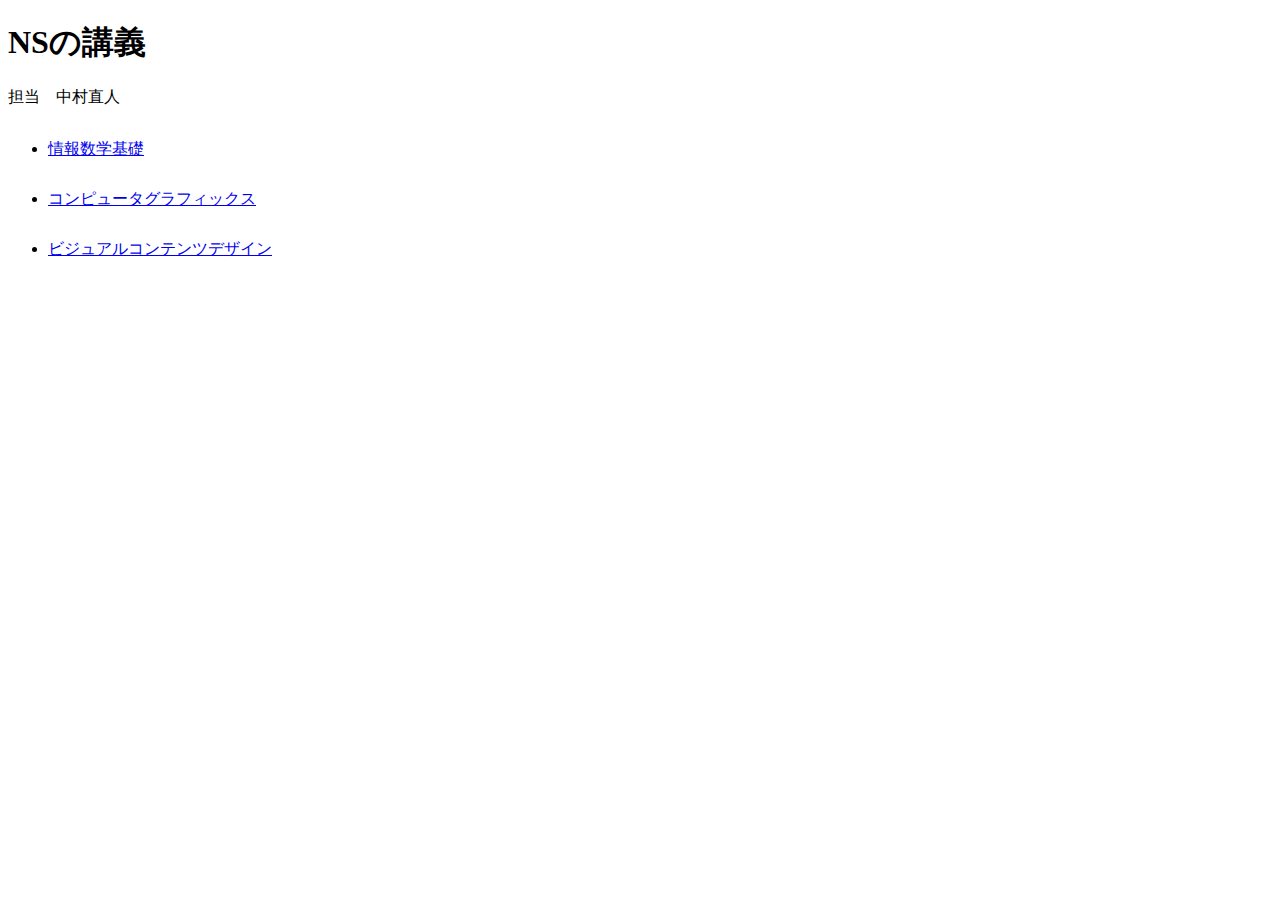
<file: 2/index.html>
<!doctype html>
<html>
<head>
<meta charset="utf-8">
<title>トップページ</title>
<link href="top.css" rel="stylesheet" type="text/css">
</head>

<body>
	<h1>NSの講義 </h1>
	<p>担当　中村直人</p>
	<ul>
	  <li><a href="math.html">情報数学基礎</a></li>
	  <li><a href="CG.html">コンピュータグラフィックス</a></li>
	  <li><a href="VCC.html">ビジュアルコンテンツデザイン</a></li>
</ul>
	<p>&nbsp;</p>
</body>
</html>
</file>
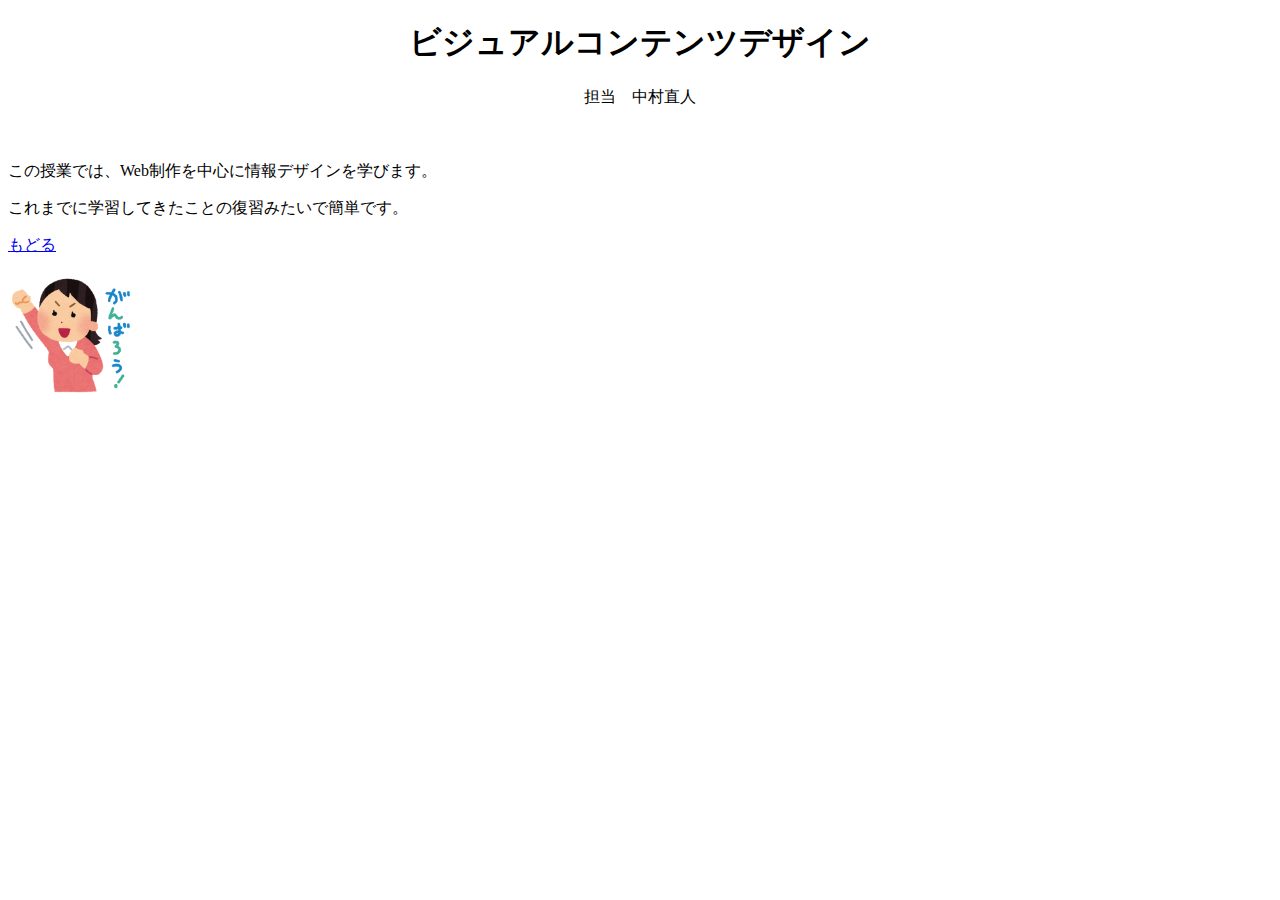
<file: lesson1-org1.html>
﻿<!doctype html>
<HTML>
   <HEAD>
      <meta charset="UTF-8">
      <TITLE>Webページの基礎</TITLE>
   </HEAD>
   <BODY>
	<center><h1>ビジュアルコンテンツデザイン</h1>
	<P>担当　中村直人</center>
　　　　<P>この授業では、Web制作を中心に情報デザインを学びます。</p>
<p>これまでに学習してきたことの復習みたいで簡単です。</p>
<p><a href="lesson1-top.html">もどる</a></p>
        <P><img src="ganba.png" width="128" height="128" alt="頑張ろう">
   </BODY>
</HTML>
</file>
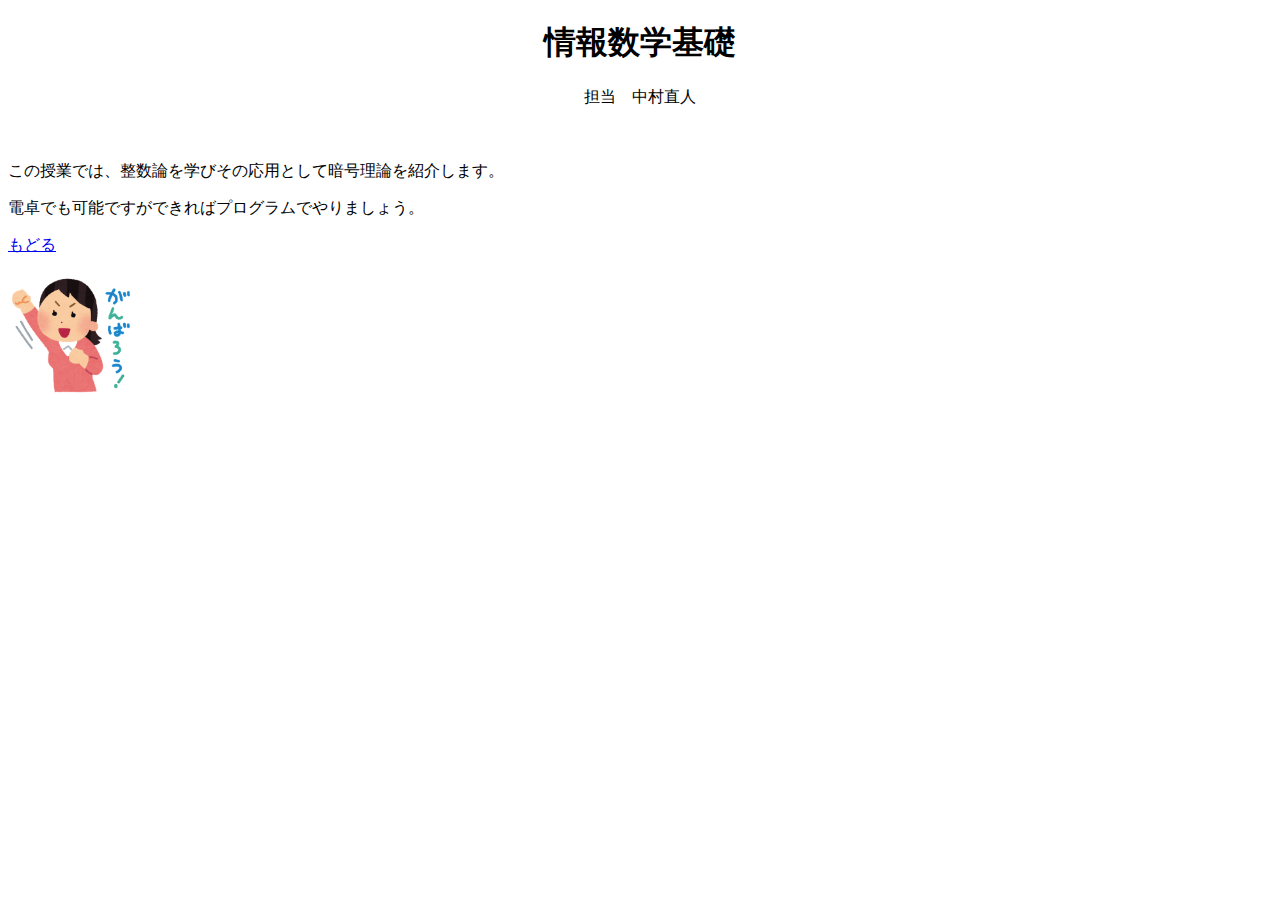
<file: lesson1-org2.html>
﻿<!doctype html>
<HTML>
   <HEAD>
      <meta charset="UTF-8">
      <TITLE>Webページの基礎</TITLE>
   </HEAD>
   <BODY>
	<center><h1>情報数学基礎</h1>
	<P>担当　中村直人</center>
　　　　<P>この授業では、整数論を学びその応用として暗号理論を紹介します。</p>
<p>電卓でも可能ですができればプログラムでやりましょう。</p>
<p><a href="lesson1-top.html">もどる</a></p>
        <P><img src="ganba.png" width="128" height="128" alt="頑張ろう">
   </BODY>
</HTML>
</file>
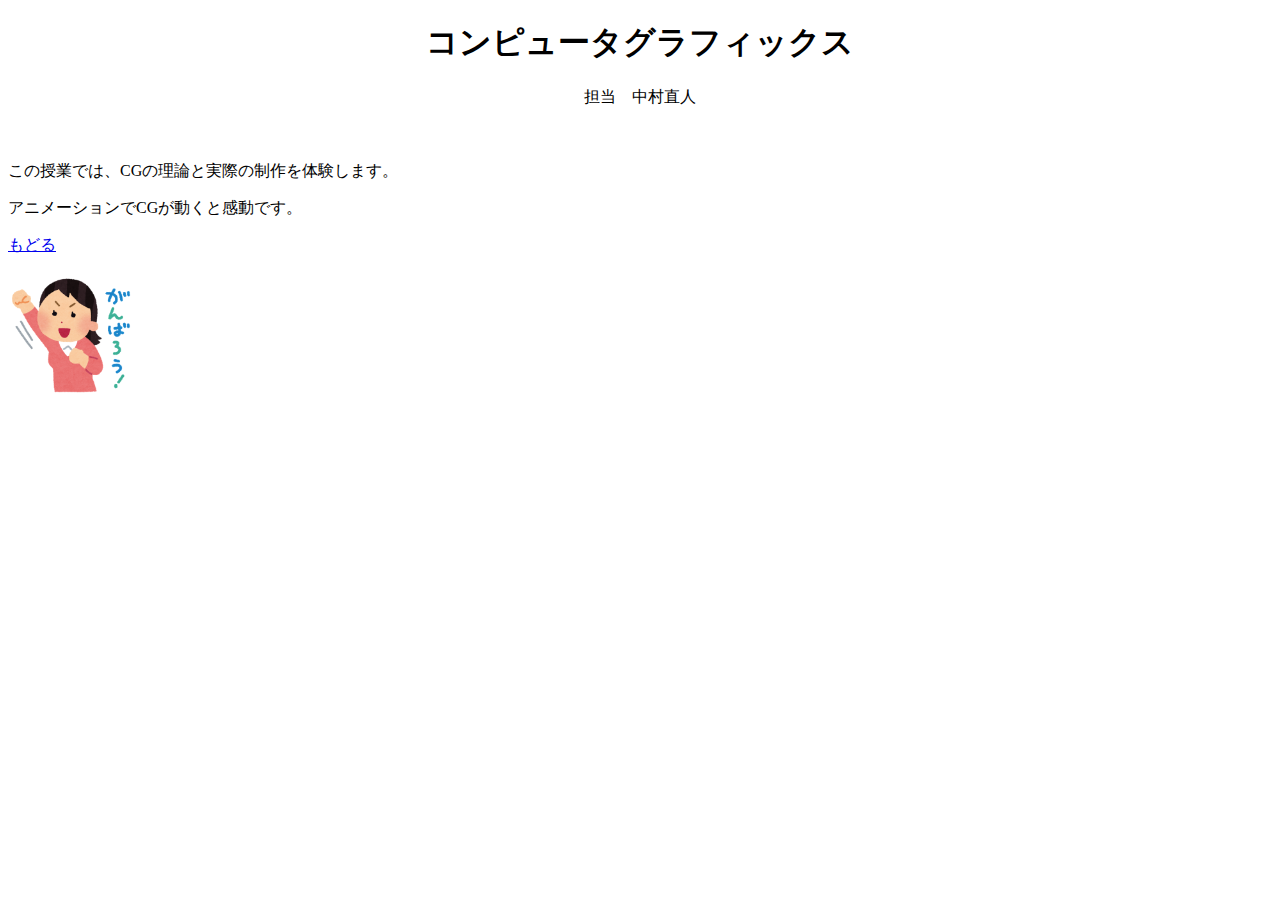
<file: lesson1-org3.html>
﻿<!doctype html>
<HTML>
   <HEAD>
      <meta charset="UTF-8">
      <TITLE>Webページの基礎</TITLE>
   </HEAD>
   <BODY>
	<center><h1>コンピュータグラフィックス</h1>
	<P>担当　中村直人</center>
　　　　<P>この授業では、CGの理論と実際の制作を体験します。</p>
<p>アニメーションでCGが動くと感動です。</p>
<p><a href="lesson1-top.html">もどる</a></p>
        <P><img src="ganba.png" width="128" height="128" alt="頑張ろう">
   </BODY>
</HTML>
</file>
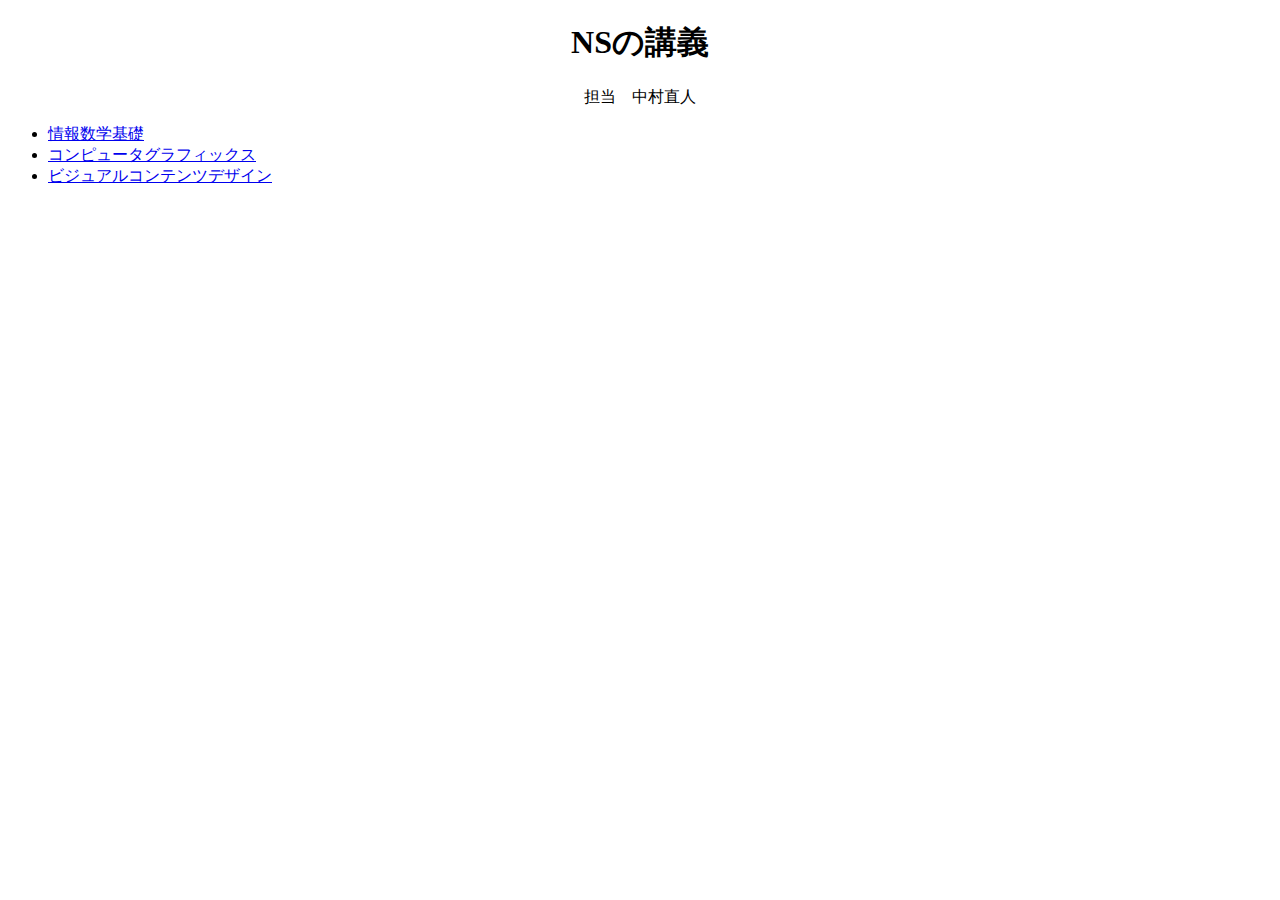
<file: lesson1-top.html>
﻿<!doctype html>
<HTML>
   <HEAD>
      <meta charset="UTF-8">
      <TITLE>Webページの基礎</TITLE>
   </HEAD>
   <BODY>
	<center><h1>NSの講義</h1>
	<P>担当　中村直人</center>
<ul>
    <li><a href="lesson1-org2.html">情報数学基礎</a></li>
    <li><a href="lesson1-org3.html">コンピュータグラフィックス</a></li>
    <li><a href="lesson1-org1.html">ビジュアルコンテンツデザイン</a></li>
</ul>
   </BODY>
</HTML>
</file>
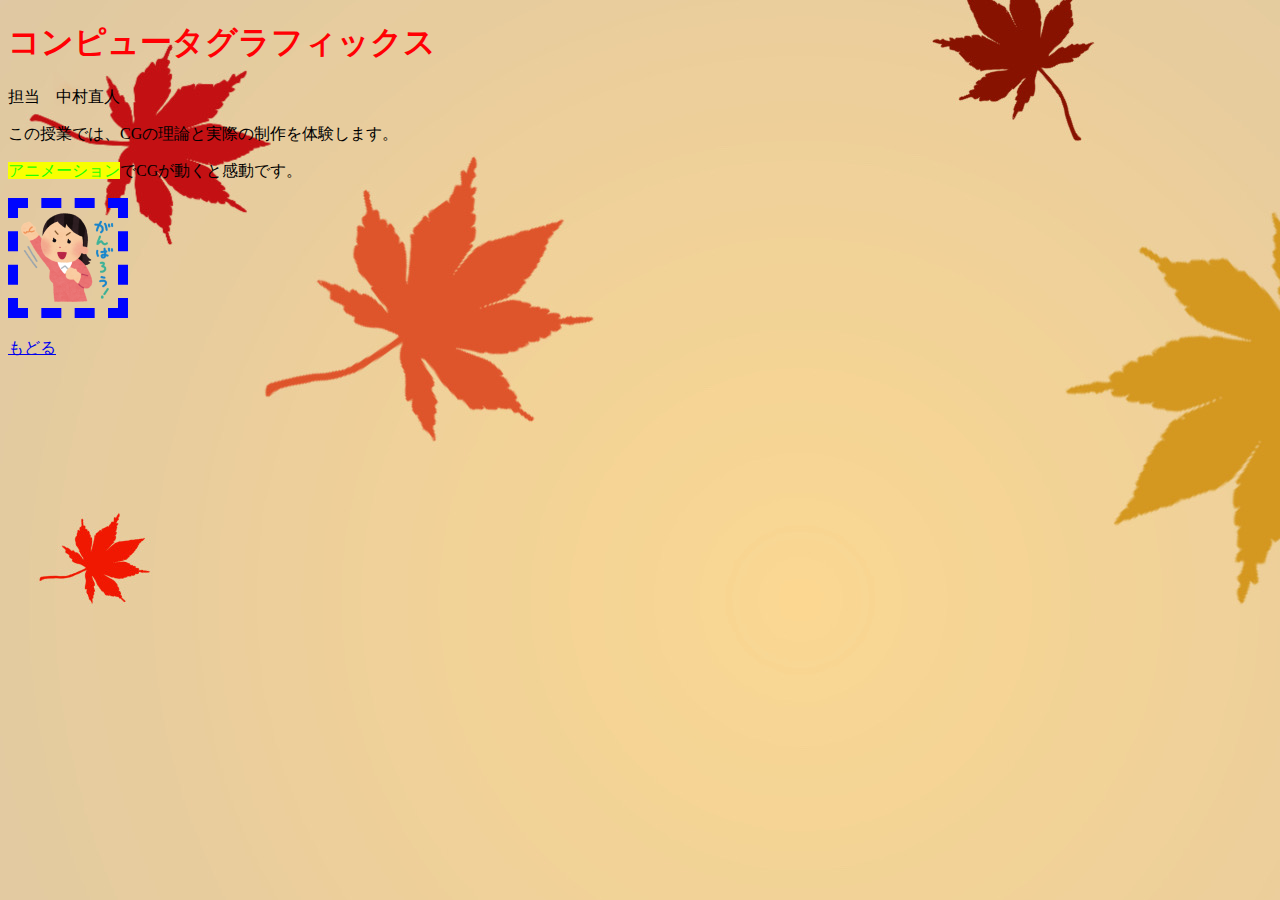
<file: 2/CG.html>
<!doctype html>
<html>
<head>
<meta charset="utf-8">
<title>CG</title>
<link href="base.css" rel="stylesheet" type="text/css">
</head>

<body>
<h1>コンピュータグラフィックス</h1>
<p>担当　中村直人</p>
<p>この授業では、CGの理論と実際の制作を体験します。</p>
<p><span class="key">アニメーション</span>でCGが動くと感動です。</p>
<p><img src="ganba (1).png" width="100" height="100" alt=""/></p>
<p><a href="index.html">もどる</a></p>
</body>
</html>
</file>
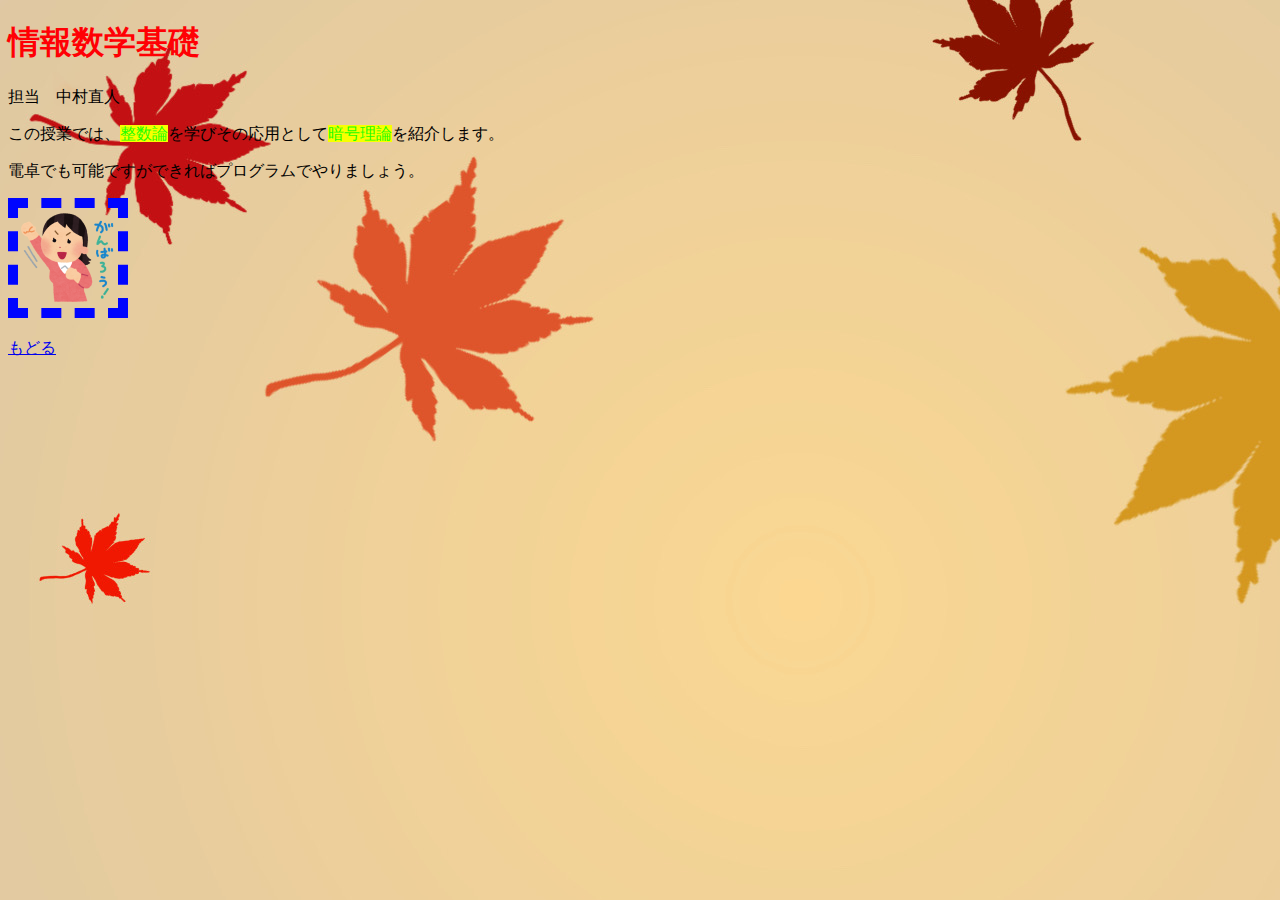
<file: 2/math.html>
<!doctype html>
<html>
<head>
<meta charset="utf-8">
<title>情報数学</title>
<link href="base.css" rel="stylesheet" type="text/css">
</head>

<body>
<h1>情報数学基礎</h1>
<p>担当　中村直人</p>
<p>この授業では、<span class="key">整数論</span>を学びその応用として<span class="key">暗号理論</span>を紹介します。</p>
<p>電卓でも可能ですができればプログラムでやりましょう。</p>
<p><img src="ganba (1).png" width="100" height="100" alt=""/></p>
<p><a href="index.html">もどる</a></p>
</body>
</html>
</file>
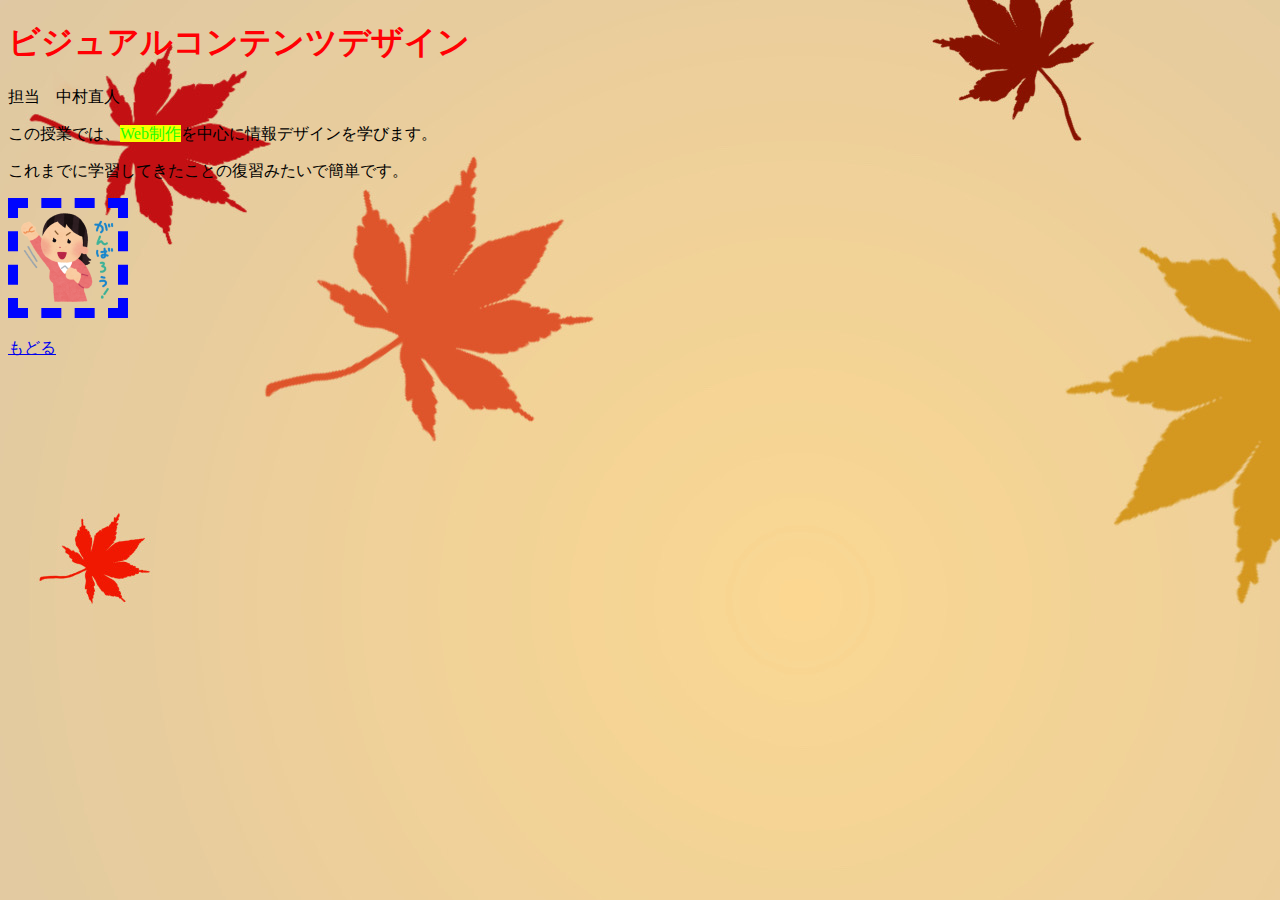
<file: 2/VCC.html>
<!doctype html>
<html>
<head>
<meta charset="utf-8">
<title>ビジュアルコンテンツ</title>
<link href="base.css" rel="stylesheet" type="text/css">
</head>

<body>
<h1>ビジュアルコンテンツデザイン</h1>
<p>担当　中村直人</p>
<p>この授業では、<span class="key">Web制作</span>を中心に情報デザインを学びます。</p>
<p>これまでに学習してきたことの復習みたいで簡単です。</p>
<p><img src="ganba (1).png" width="100" height="100" alt=""/></p>
<p><a href="index.html">もどる</a></p>
</body>
</html>
</file>
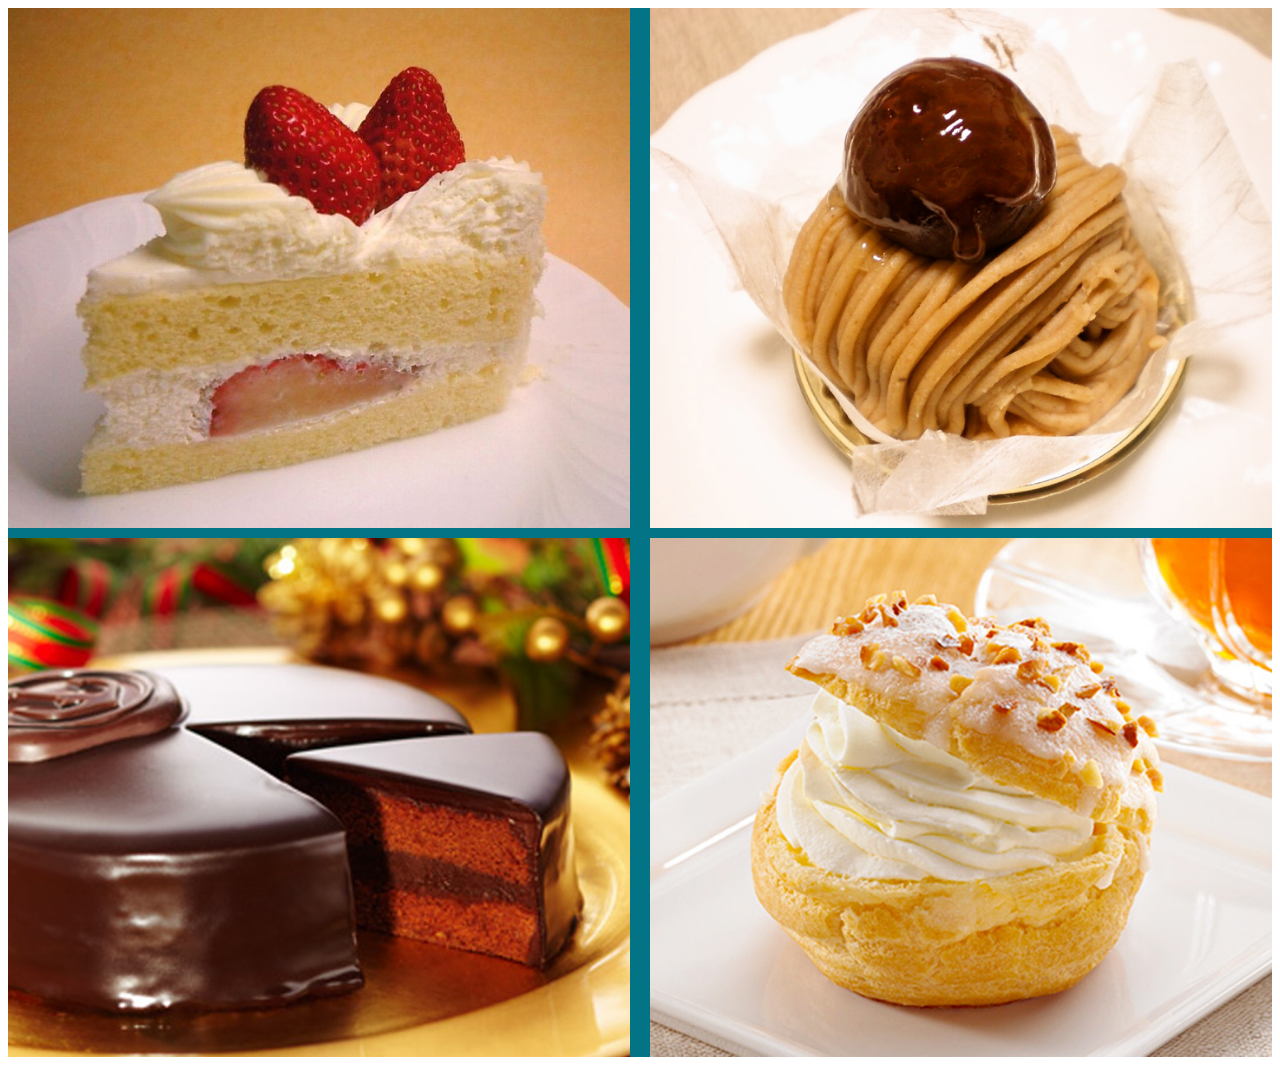
<file: 3/div_sample.html>
<!doctype html>
<html>
<head>
<meta charset="utf-8">
<title>div_sample</title>
<style type="text/css">

    #cakebox {
        display: flex;
        flex-wrap: wrap;
        justify-content: space-between;
        gap: 10px; /* 画像の間隔を調整 */
    }
	    #cakebox img {
        max-width: 100%; /* 画像の幅が親要素に収まるように */
        height: auto;    /* 高さを自動調整してアスペクト比を保つ */
        display: block;  /* 余分な隙間を防ぐため */
    }
    #cakebox div {
        width: calc(50% - 10px); /* 2列になるように幅を設定 */
        box-sizing: border-box;
    }
	
	.wrap{
background-color: #037386;
display:flex;
flex-wrap:wrap;
justify-content: center;
}

</style>
</head>

<body>
<div class="wrap">
	<div id="cakebox">
	<div id="cake1">
		<img src="cake01.jpg"  alt=""/>
	</div>
<div id="cake2">
	<img src="cake02.jpg"  alt=""/>
	</div>
<div id="cake3">
	<img src="cake03.jpg"  alt=""/>
	</div>
<div id="cake4">
	<img src="cake04.jpg"  alt=""/>
	</div>
</div>
	
	</div>
</body>
</html>
</file>
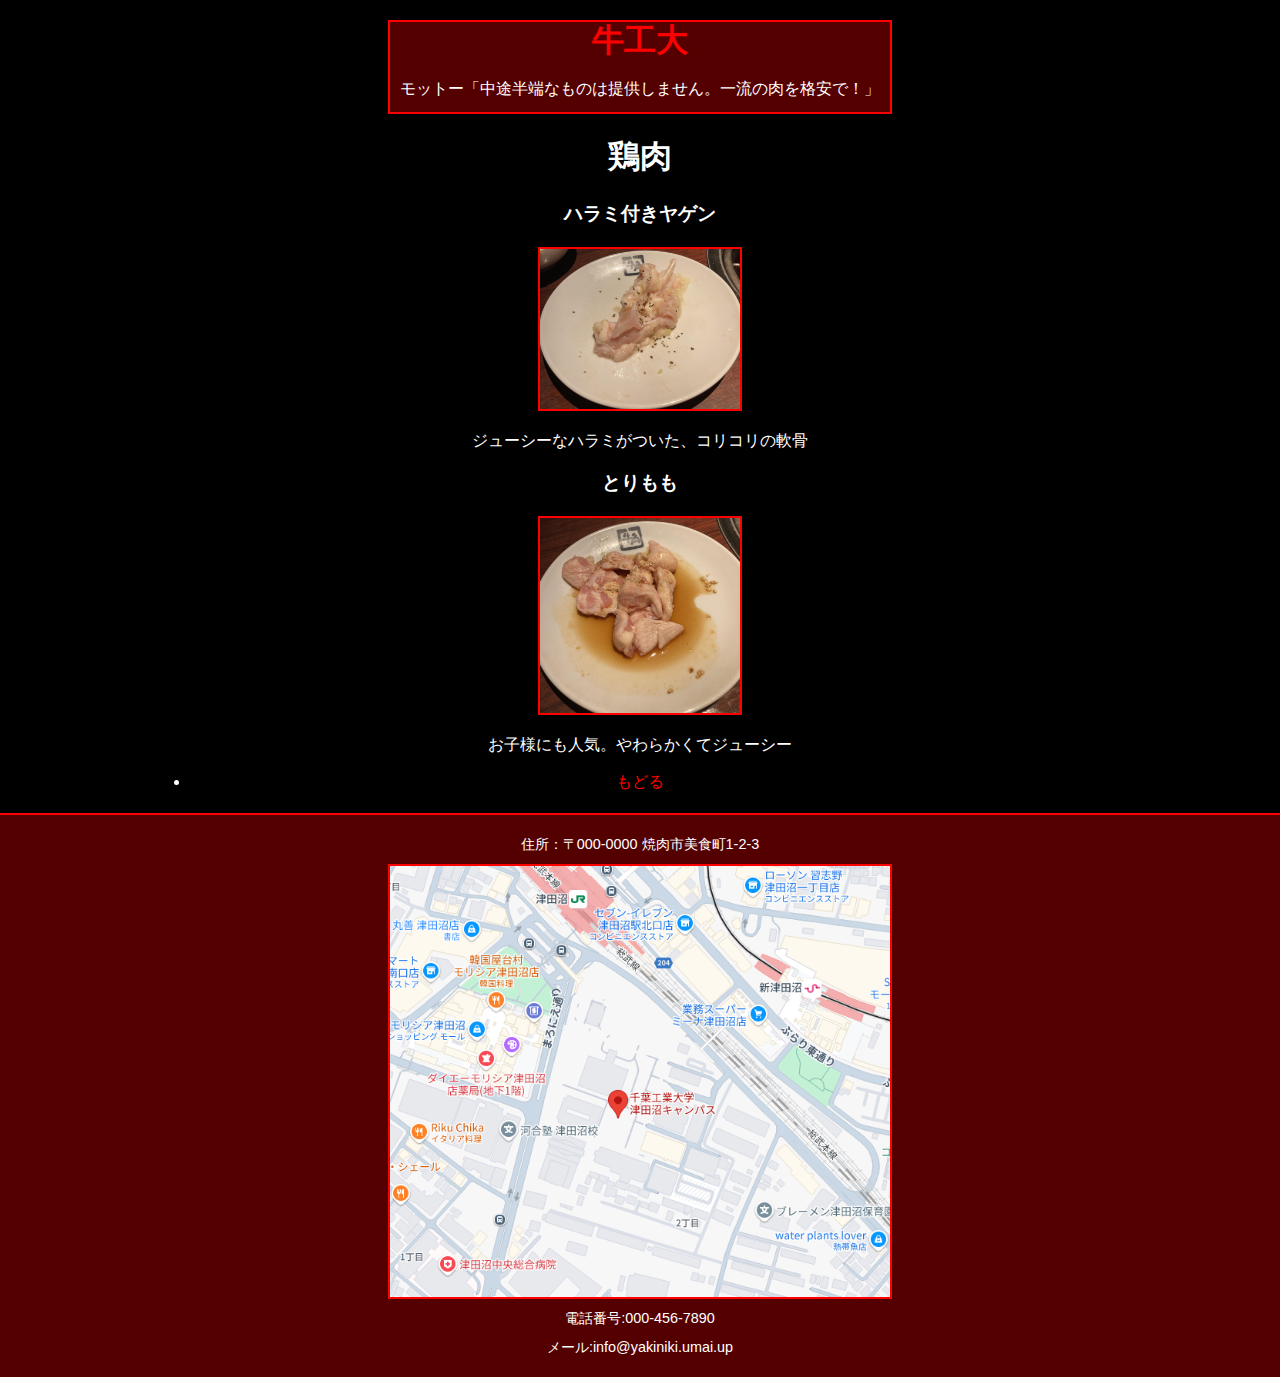
<file: 6/chicken.html>
<!doctype html>
<html>
<head>
<meta charset="utf-8">
<title>chicken</title>
<link href="kadai6.css" rel="stylesheet" type="text/css">
</head>
<body>
<main>
  <header>
    <h1>牛工大</h1>
    <p>モットー「中途半端なものは提供しません。一流の肉を格安で！」</p>
  </header>
  <h1>鶏肉</h1>
  <h3>ハラミ付きヤゲン</h3>
  <img src="tori_yagen.jpg" width="200">
  <p>ジューシーなハラミがついた、コリコリの軟骨</p>
  <h3>とりもも</h3>
  <img src="tori_momo.jpg" width="200">
  <p>お子様にも人気。やわらかくてジューシー</p>
  <li><a href="kadai6.html">もどる</a></li>
</main>
<footer>
  <p>住所：〒000-0000 焼肉市美食町1-2-3</p>
  <img src="nikumap.png" width="500">
  <p>電話番号:000-456-7890</p>
  <p>メール:info@yakiniki.umai.up</p>
</footer>
</body>
</html>
</file>
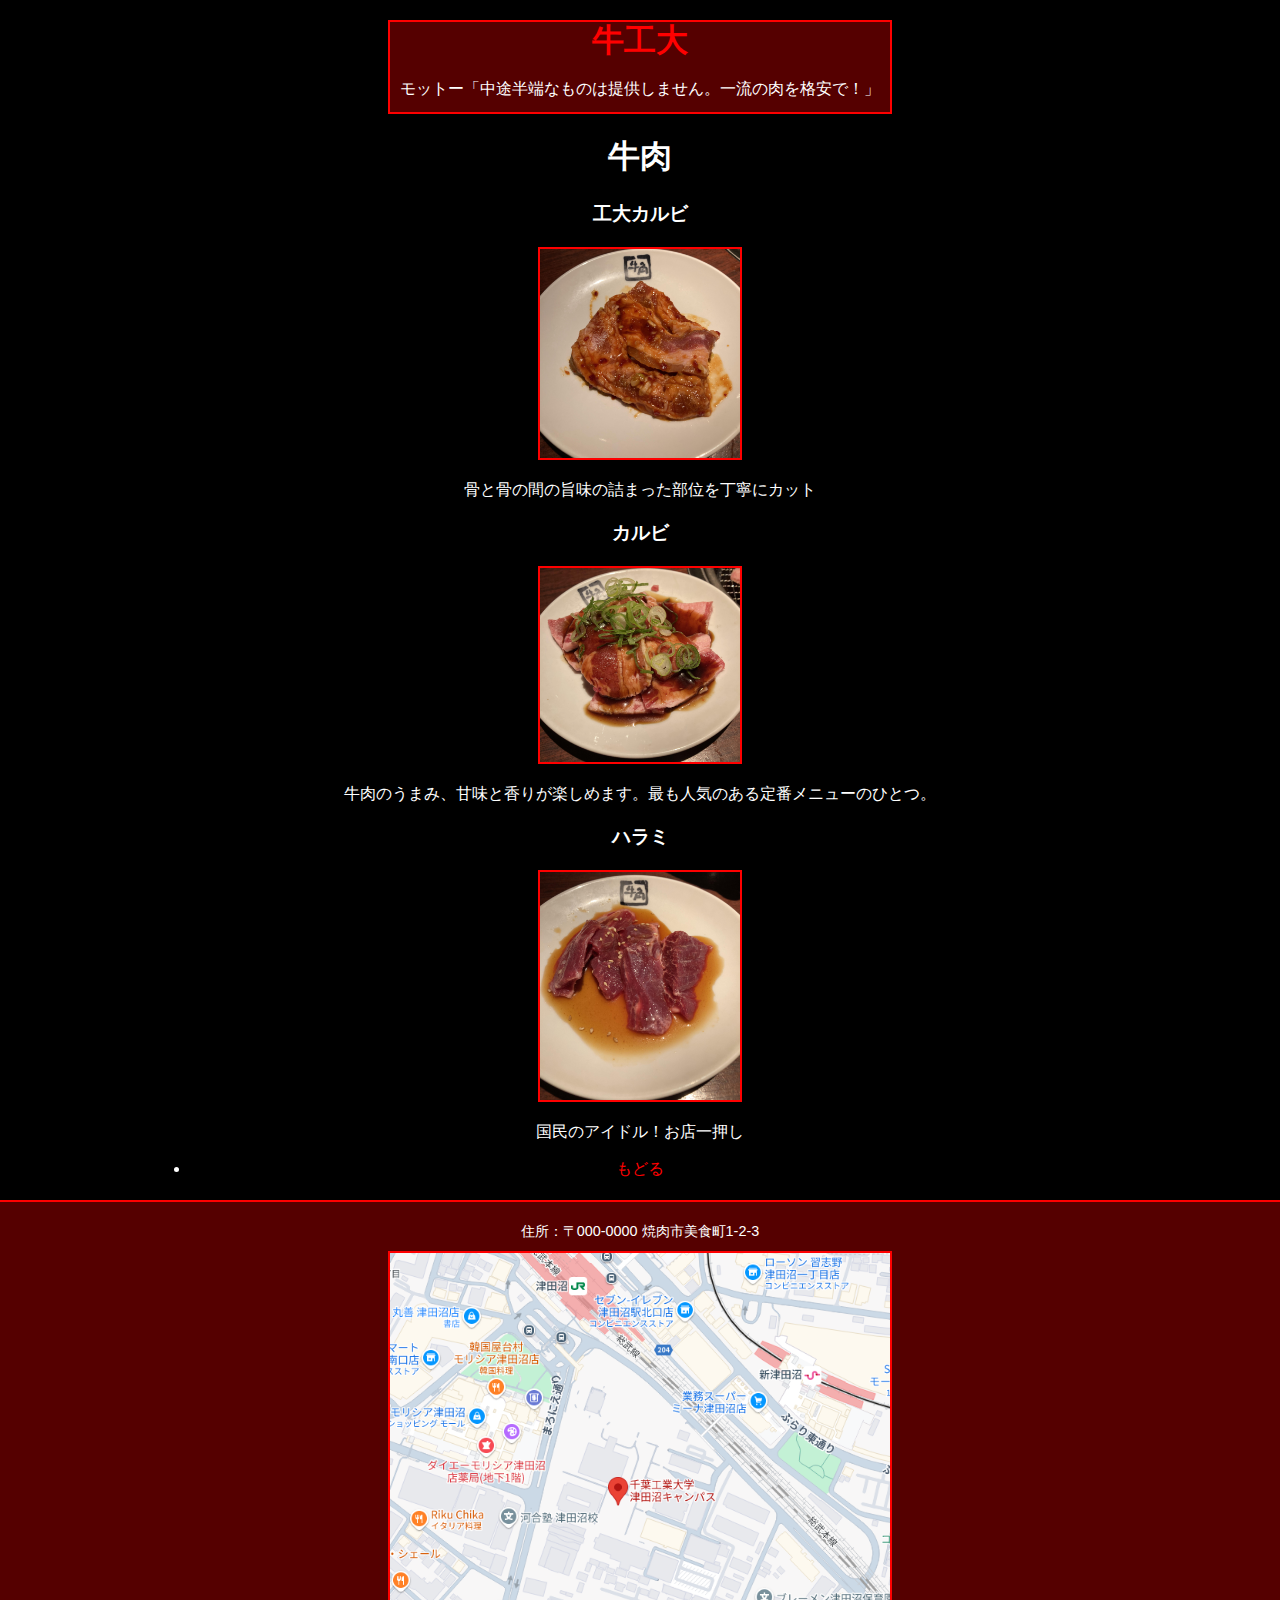
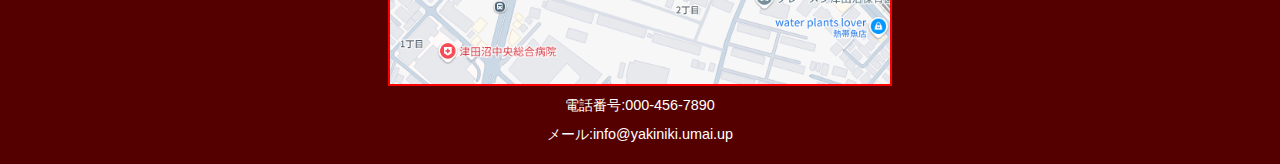
<file: 6/cow.html>
<!doctype html>
<html>
<head>
<meta charset="utf-8">
<title>cow</title>
<link href="kadai6.css" rel="stylesheet" type="text/css">
</head>
<body>
<main>
  <header>
    <h1>牛工大</h1>
    <p>モットー「中途半端なものは提供しません。一流の肉を格安で！」</p>
  </header>
	<h1>牛肉</h1>
      <h3>工大カルビ</h3>
      <img src="koudai_karubi.jpg" width="200">
      <p>骨と骨の間の旨味の詰まった部位を丁寧にカット</p>
      <h3>カルビ</h3>
      <img src="karubi.jpg" width="200">
      <p>牛肉のうまみ、甘味と香りが楽しめます。最も人気のある定番メニューのひとつ。</p>
      <h3>ハラミ</h3>
      <img src="harami.jpg" width="200">
      <p>国民のアイドル！お店一押し</p>
 <li><a href="kadai6.html">もどる</a></li>
	</main>
<footer>
  <p>住所：〒000-0000 焼肉市美食町1-2-3</p>
	<img src="nikumap.png" width="500">
	<p>電話番号:000-456-7890</p>
	<p>メール:info@yakiniki.umai.up</p>
</footer>
</body>
</html>
</file>
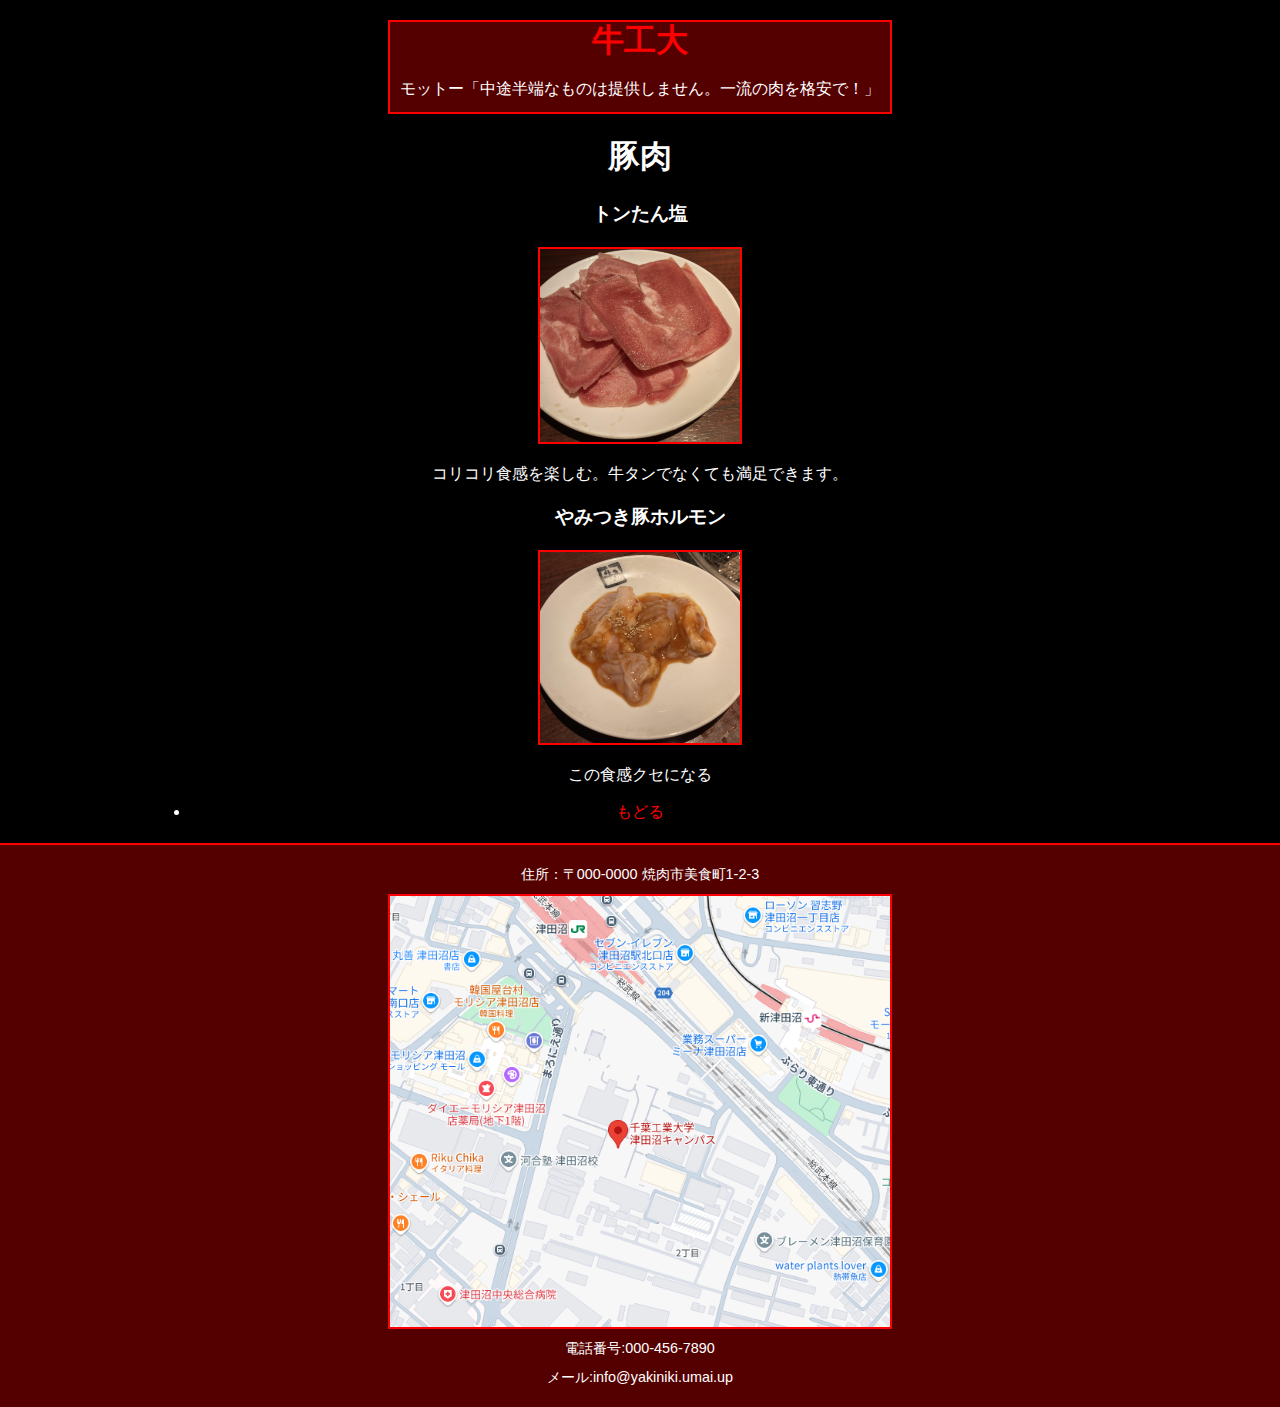
<file: 6/pork.html>
<!doctype html>
<html>
<head>
<meta charset="utf-8">
<title>cow</title>
<link href="kadai6.css" rel="stylesheet" type="text/css">
</head>
<body>
<main>
  <header>
    <h1>牛工大</h1>
    <p>モットー「中途半端なものは提供しません。一流の肉を格安で！」</p>
  </header>
	<h1>豚肉</h1>
      <h3>トンたん塩</h3>
      <img src="buta_tan.jpg" width="200">
      <p>コリコリ食感を楽しむ。牛タンでなくても満足できます。</p>
      <h3>やみつき豚ホルモン</h3>
      <img src="buta_horumon.jpg" width="200">
      <p>この食感クセになる</p>
 <li><a href="kadai6.html">もどる</a></li>
	</main>
<footer>
  <p>住所：〒000-0000 焼肉市美食町1-2-3</p>
	<img src="nikumap.png" width="500">
	<p>電話番号:000-456-7890</p>
	<p>メール:info@yakiniki.umai.up</p>
</footer>
</body>
</html>
</file>
<file: 2/top.css>
@charset "utf-8";

ul li a {
	line-height: 50px;
}
</file>
<file: 2/base.css>
@charset "utf-8";
body h1 {
	color: #FF0004;
	font-family: "HG創英角ﾎﾟｯﾌﾟ体";
}
.key {
	color: #22FF00;
	background-color: #F8FF00;
}
body p img {
	border: 10px dashed #0005FF;
}
body  {
	background-image: url(back.jpeg);
}
</file>
<file: 6/kadai6.css>
body {
    display: flex;
    flex-direction: column; /* 縦方向に配置 */
    justify-content: flex-start; /* 上部から配置 */
    align-items: center; /* 横方向中央揃え */
    margin: 0;
    font-family: Arial, sans-serif;
    min-height: 100vh; /* ビューポートの高さを確保 */
    background-color: #000; /* 背景を黒に設定 */
    color: #fff; /* テキストを白に設定 */
}

main {
    max-width: 900px;
    width: 100%;
    text-align: center;
    margin: 20px auto; /* 上下に余白を追加して中央寄せ */
    flex-grow: 1; /* 残りのスペースを占有 */
}

header {
    height: 90px;
    width: 100%;
    max-width: 500px;
    background-color: #550000; /* ダークレッドの背景色 */
    margin: 0 auto;
    display: flex;
    flex-direction: column;
    align-items: center;
    justify-content: center;
    text-align: center;
    border: 2px solid #FF0000; /* 赤い境界線 */
}

header h1 {
    color: #FF0000; /* 赤い文字色 */
    margin: 0;
    font-size: 2em; /* フォントサイズを大きく設定 */
}

article h1 {
    margin-top: 20px;
    color: #FF0000; /* 見出しを赤に設定 */
    font-size: 1.5em;
    border-bottom: 2px solid #FF0000; /* 赤い下線を追加 */
    display: inline-block; /* コンテンツ幅に合わせる */
}

article p {
    margin: 10px 0;
    color: #ccc; /* サブテキストは灰色に設定 */
}

video {
    width: 100%;
    max-width: 500px;
    height: auto;
    margin: 20px 0;
    border: 2px solid #FF0000; /* 赤い枠線を追加 */
}

img {
    max-width: 100%;
    height: auto;
    display: block;
    margin: 20px auto;
    border: 2px solid #FF0000; /* 画像に赤い枠線 */
}

section {
    height: auto;
    width: 300px;
    float: left;
}

section h2 {
    color: #FF0000; /* サブ見出しを赤に設定 */
    margin-bottom: 10px;
    border-bottom: 1px solid #FF0000; /* 赤い下線を追加 */
    padding-bottom: 5px;
}

li a {
    color: #FF0000; /* リンクテキストを赤に設定 */
    text-decoration: none; /* アンダーラインを削除 */
}

li a:hover {
    text-decoration: underline; /* ホバー時にアンダーラインを表示 */
}

footer {
    width: 100%;
    background-color: #550000; /* フッターの背景をダークレッドに設定 */
    color: #fff;
    text-align: center;
    padding: 10px 0;
    margin-top: auto; /* フッターを最下部に配置 */
    border-top: 2px solid #FF0000; /* 赤い上部の境界線 */
}

footer p {
    margin: 10px 0;
    font-size: 0.9em;
}

footer img {
    margin: 10px auto;
    border: 2px solid #FF0000; /* 赤い枠線を追加 */
}
</file>
